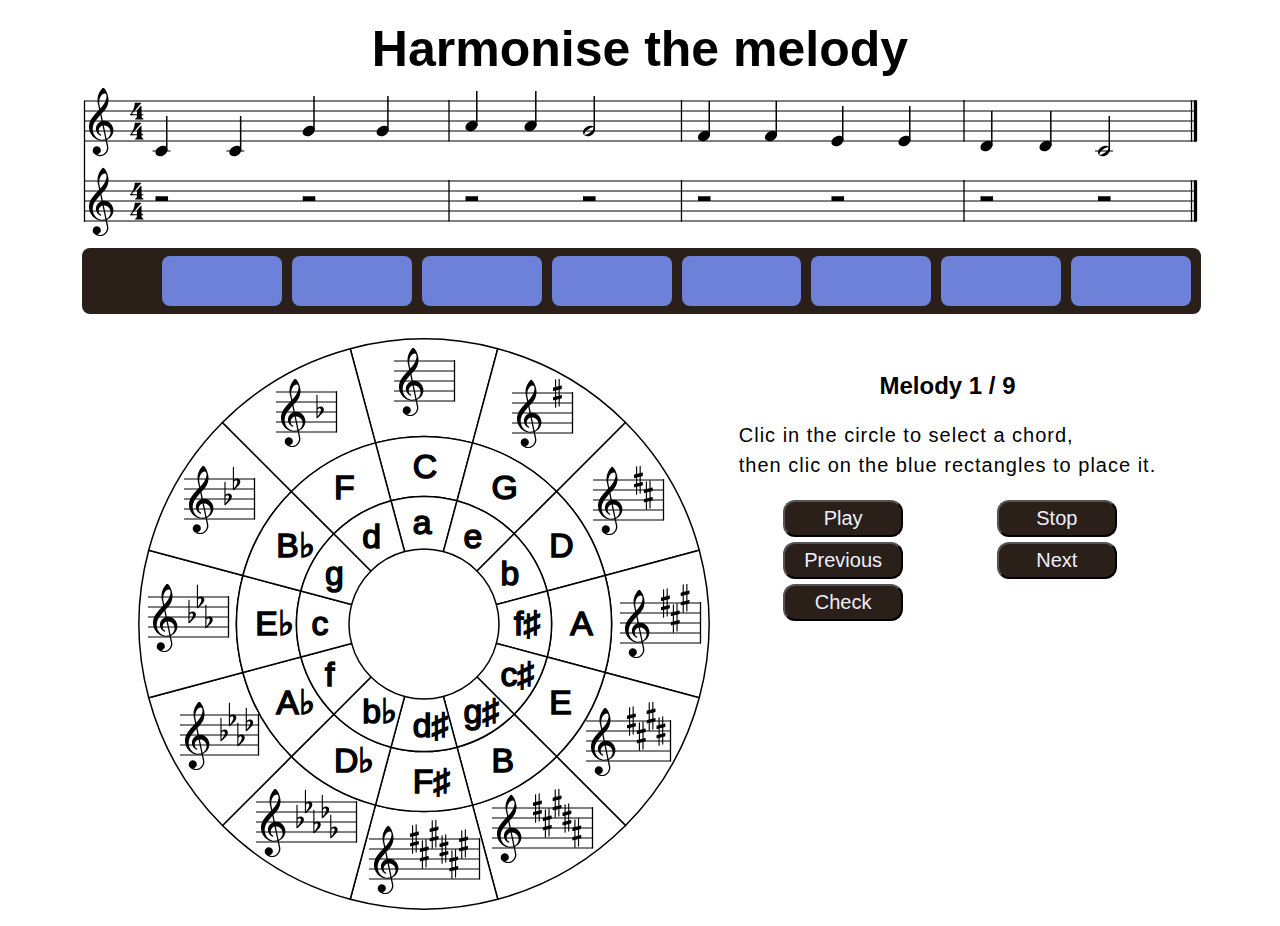
<file: ips/index.html>
<!DOCTYPE html>
<html lang="en">
  <head>
    <meta charset="utf-8">
    <title>Digital education demo</title>
    <link href="../styles/style.css" rel="stylesheet" type="text/css">

    <script src="../scripts/WebAudioFontPlayer.js"></script>
    <script src="../scripts/MIDIFile.js"></script>
    <script src="../scripts/play_midi.js"></script>

    <script src="../scripts/opensheetmusicdisplay.min.js"></script>

    <script src="../scripts/main.js"></script>
    <script src="../scripts/melodies.js"></script>

  </head>
  <body>

    <div id="page">
        <div id="titlediv">
            <h1>Harmonise the melody</h1>
        </div>


        <div class="melodypanel">

            <div id="mainsheet">
            </div>

            <div id="droparea_container">
                <div id="droparea">
                </div>
            </div>

        </div>


        <div id="tools">

            <div id="draggarea">
                <div id="overlaykeys">
                </div>

                <svg id="svgarea" viewBox="0 0 800 800" xmlns="http://www.w3.org/2000/svg">
                </svg>

            </div>

            <div class="leftpanel">
                <div id="melodycount">
                </div>

                <p id="inst">
                Clic in the circle to select a chord,<br>
                then clic on the blue rectangles to place it.
                </p>

                <div class="buttonpanel">
                    <div class="centerbtn">
                        <button id="playbtn" onclick="start_player();">Play</button>
                    </div>
                    <div class="centerbtn">
                        <button id="stopbtn" onclick="stop_player();">Stop</button>
                    </div>

                    <div class="centerbtn">
                        <button id="prevbtn" onclick="goto_previous_melody();">Previous</button>
                    </div>

                    <div class="centerbtn">
                        <button id="nextbtn" onclick="goto_next_melody();">Next</button>
                    </div>

                    <div class="centerbtn">
                        <button id="checkbtn" onclick="check_chords();">Check</button>
                    </div>
                </div>
            </div>
        </div>

        <script>
            draw_circle_of_fifths();
            set_melody_to_harmonize(melodiesDatabase[0]);
        </script>
    </div>


  </body>
</html
</file>
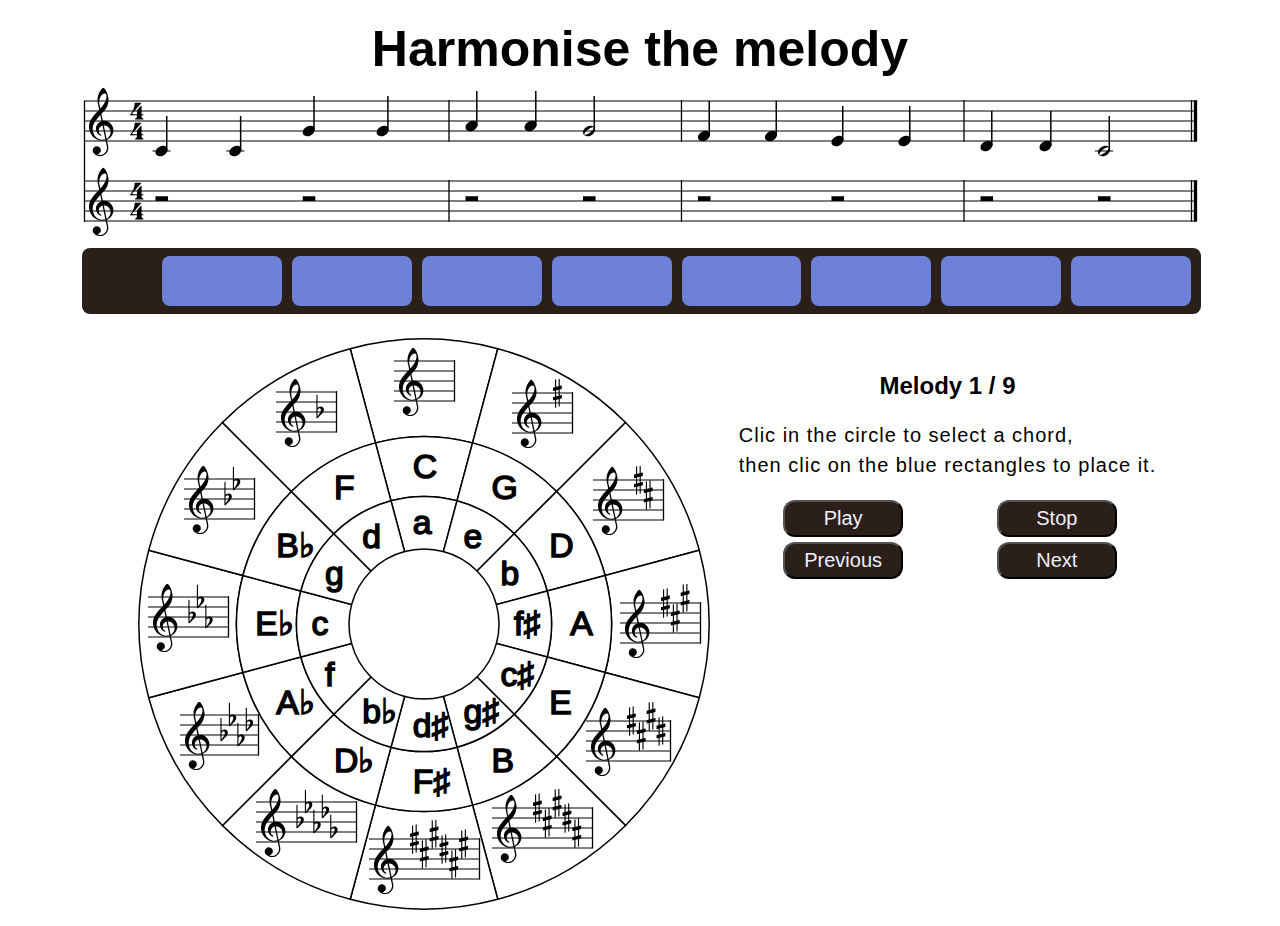
<file: psi/index.html>
<!DOCTYPE html>
<html lang="en">
  <head>
    <meta charset="utf-8">
    <title>Digital education demo</title>
    <link href="../styles/style.css" rel="stylesheet" type="text/css">

    <script src="../scripts/WebAudioFontPlayer.js"></script>
    <script src="../scripts/MIDIFile.js"></script>
    <script src="../scripts/play_midi.js"></script>

    <script src="../scripts/opensheetmusicdisplay.min.js"></script>

    <script src="../scripts/main.js"></script>
    <script src="../scripts/melodies.js"></script>

  </head>
  <body>

    <div id="page">
        <div id="titlediv">
            <h1>Harmonise the melody</h1>
        </div>


        <div class="melodypanel">

            <div id="mainsheet">
            </div>

            <div id="droparea_container">
                <div id="droparea">
                </div>
            </div>

        </div>


        <div id="tools">

            <div id="draggarea">
                <div id="overlaykeys">
                </div>

                <svg id="svgarea" viewBox="0 0 800 800" xmlns="http://www.w3.org/2000/svg">
                </svg>

            </div>

            <div class="leftpanel">
                <div id="melodycount">
                </div>

                <p id="inst">
                Clic in the circle to select a chord,<br>
                then clic on the blue rectangles to place it.
                </p>

                <div class="buttonpanel">
                    <div class="centerbtn">
                        <button id="playbtn" onclick="start_player();">Play</button>
                    </div>
                    <div class="centerbtn">
                        <button id="stopbtn" onclick="stop_player();">Stop</button>
                    </div>

                    <div class="centerbtn">
                        <button id="prevbtn" onclick="goto_previous_melody();">Previous</button>
                    </div>

                    <div class="centerbtn">
                        <button id="nextbtn" onclick="goto_next_melody();">Next</button>
                    </div>

                </div>
            </div>
        </div>

        <script>
            draw_circle_of_fifths();
            set_melody_to_harmonize(melodiesDatabase[0]);
        </script>
    </div>


  </body>
</html
</file>
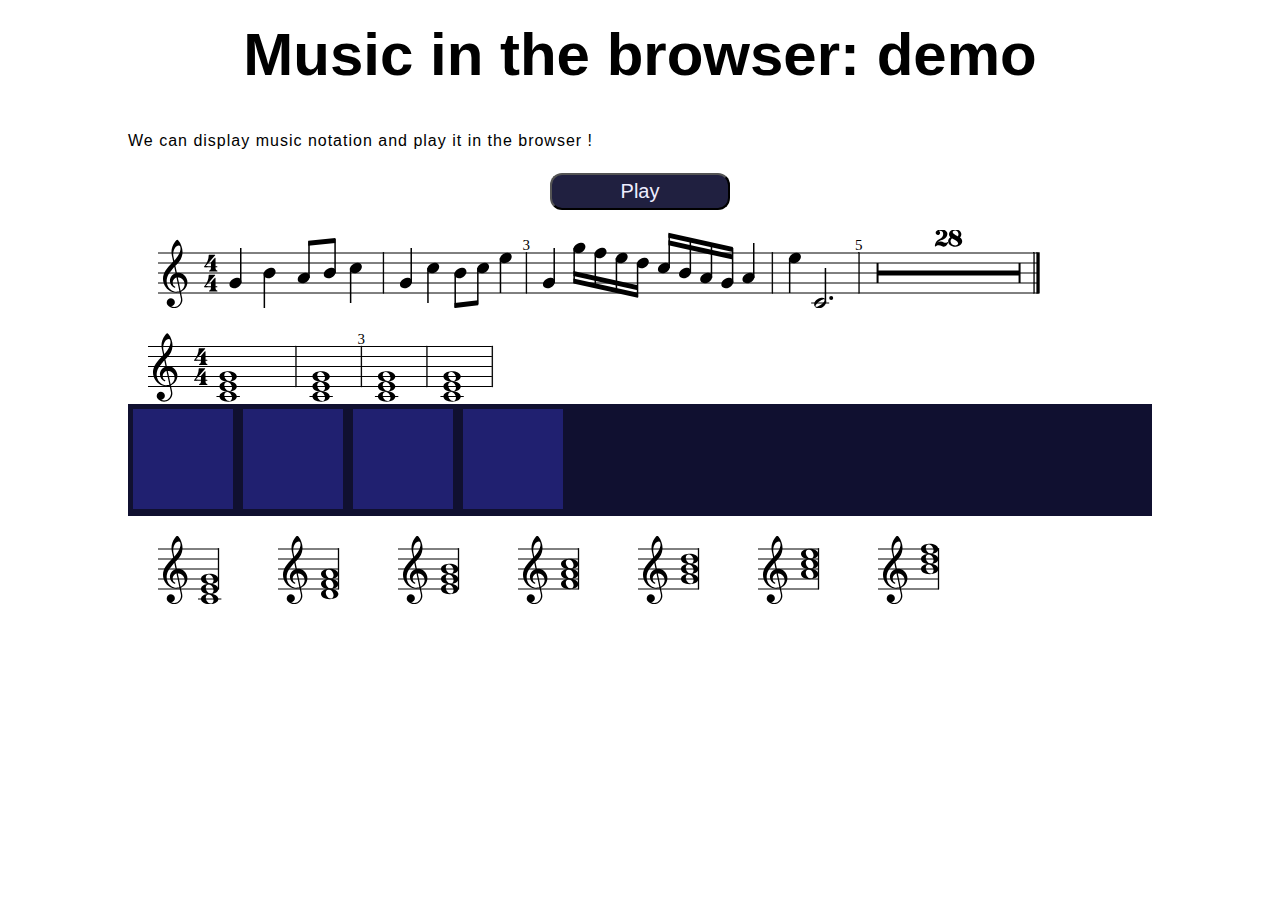
<file: public/index.html>
<!DOCTYPE html>
<html lang="en">
  <head>
    <meta charset="utf-8">
    <title>Digital education demo</title>
    <link href="styles/style.css" rel="stylesheet" type="text/css">

    <script src="scripts/WebAudioFontPlayer.js"></script>
    <script src="scripts/MIDIFile.js"></script>
    <script src="scripts/play_midi.js"></script>

    <script src="scripts/opensheetmusicdisplay.min.js"></script>

    <script src="scripts/drag_and_drop.js"></script>

  </head>
  <body>
    <h1>Music in the browser: demo</h1>

    <p>We can display music notation and play it in the browser !</p>

    <script>
        load_midi_file('midi/simple.mid');
    </script>

    <div class="buttonpanel">
        <button onclick="start_player();">Play</button>
    </div>


    <div>
        <div id="mainsheet" class="musicsheet"/>
        <script>
          var osmd = new opensheetmusicdisplay.OpenSheetMusicDisplay("mainsheet");
          osmd.setOptions({
            backend: "svg",
            drawTitle: false,
            drawingParameters: "compacttight" // don't display title, composer etc., smaller margins
          });
          osmd
            .load("midi/simple.mxl")
            .then(
              function() {
                osmd.render();
              }
            );
        </script>
    </div>

    <div id="chordsheet">
    </div>

    <div id="droparea">
    </div>



    <div id="draggarea">

    </div>

    <script>
        make_drop_element("0");
        make_drop_element("1");
        make_drop_element("2");
        make_drop_element("3");

        make_draggable_chord(0, "C", ["C4", "E4", "G4"]);
        make_draggable_chord(1, "D", ["D4", "F4", "A4"]);
        make_draggable_chord(2, "E", ["E4", "G4", "B4"]);
        make_draggable_chord(3, "F", ["F4", "A4", "C5"]);
        make_draggable_chord(4, "G", ["G4", "B4", "D5"]);
        make_draggable_chord(5, "A", ["A4", "C5", "E5"]);
        make_draggable_chord(6, "B", ["B4", "D5", "F5"]);

        update_chord_line();
    </script>

  </body>
</html
</file>
<file: styles/style.css>
:root {
    --wrong-chord: #f64157;
    --right-chord: #2eb737;
    --drop-color: #6d81d8;
    --contrast-grey: #2a2019;
    --hover-color: #71d2e9;
    --selected-color: #6d81d8;
}

html {
  font-size: 10px;
  font-family: 'Open Sans', sans-serif;
}

body {
  width: 100%;
  height: 100%;
  margin: 0;
}

h1 {
  font-size: 50px;
  text-align: center;
  margin: 0;
  padding: 20px 0 0 0;
}


p {
  font-size: 20px;
  line-height: 1.5;
  letter-spacing: 1px;
}

button {
    margin: 0 auto;
    display: inline-block;
    background-color: var(--contrast-grey);
    color: #eeeeff;
    text-align: center;
    font-size: 20px;
    padding: 5px;
    width: 120px;
    border-radius: 12px;
    cursor: pointer;

}

#page {
    display: flex;
    flex-flow: column;
    height: 100vh;
    width: 90%;
    margin: 0 auto;
    padding: 0 20px 0 20px;
}

#titlediv {
}

.melodypanel {
    margin-bottom: 1em;
}

#mainsheet {
    padding: 10px 0;
    width: 100%;
}

#mainsheet div {
    margin: 0;
    padding: 0;
}

#droparea {
    display: inline-flex;
    align-items: center;
    justify-content: left;
    background-color: var(--contrast-grey);
    border-radius: 8px;
    padding: 8px 0 8px 110px;
    box-sizing: border-box;
    width: 100%;
}

#droparea_container {
    padding: 0 15px 0 18px;
    box-sizing: border-box;
    width: 100%;
}

.chorddrop {
    height: 50px;
    display: inline-block;
    margin: 0 10px 0 0;
    border-radius: 8px;
}

.chorddrop:not(.deaddrop) {
    background-color: var(--drop-color);
    cursor: pointer;
}

.chorddrop p {
    font-size: 40px;
    font-weight: bold;
    text-align: center;
    margin: 0 auto;
}

.chorddrop:hover:not(.deaddrop){
    background-color: var(--hover-color);
}

.deaddrop {
    background-color: var(--contrast-grey);
}

.wrongChord:not(.deaddrop) {
    background-color: var(--wrong-chord);
}

.rightChord:not(.deaddrop) {
    background-color: var(--right-chord);
}

#tools {
    flex-grow: 2;
    display: flex;
    align-items: flex-start;
    justify-content: center;
}


#draggarea {
    flex-grow: 0;
    flex-shrink: 0;
}

#svgarea {
}

#overlaykeys {
    position: relative;
}

.keydisplay .vf-stavenote path {
    fill: transparent;
}

.svgarc {
    fill: white;
    stroke: black;
    stroke-width: 2;
}

.dragarc {
    cursor: pointer;
}

.dragarc text {
    font-size: 45px;
    fill: black;
}

.dragarc:hover {
    fill: var(--hover-color);
}

.currentChord:not(.hover){
    fill: var(--selected-color);
}


.leftpanel {
    flex-grow: 0;
    flex-shrink: 2;
    margin-left: 1.5em;
}

#melodycount {
    font-size: 24px;
    font-weight: bold;
    text-align: center;
    margin-top: 2em;
}

.buttonpanel {
    display: grid;
    grid-gap: 5px;
    grid-template-columns: 50% 50%;
}

.centerbtn {
    display: flex;
    justify-content: center;
    align-items: center;
}

.buttonpanel button {
    margin: 0;
}

#inst {
    text-align: justify;
}
</file>
<file: public/styles/style.css>
html {
  font-size: 10px;
  font-family: 'Open Sans', sans-serif;
}


h1 {
  font-size: 60px;
  text-align: center;
}

p {
  font-size: 16px;
  line-height: 2;
  letter-spacing: 1px;
}


html {
  /* background-color: #0c0c0c; */
}

body {
  width: 80%;
  margin: 0 auto;
  padding: 0 20px 20px 20px;
}

.buttonpanel {
    text-align: center;
}

#mainsheet {
  padding: 2em 1em;
}

.draggablechord {
    padding: 2em 1em;
    display: inline-block;
    width: 100px;
}

#droparea {
    background-color: #101030;
}

.chorddrop {
    height: 100px;
    width: 100px;
    display: inline-block;
    background-color: #202070;
    margin: 0.5em;
}

button {
    margin: 0 auto;
    display: inline-block;
    background-color: #202040;
    color: #eeeeff;
    text-align: center;
    font-size: 20px;
    padding: 5px;
    width: 180px;
    border-radius: 12px;
    cursor: pointer;

}

h1 {
  margin: 0;
  padding: 20px 0;
  /* color: #dfdfef; */
}
</file>
